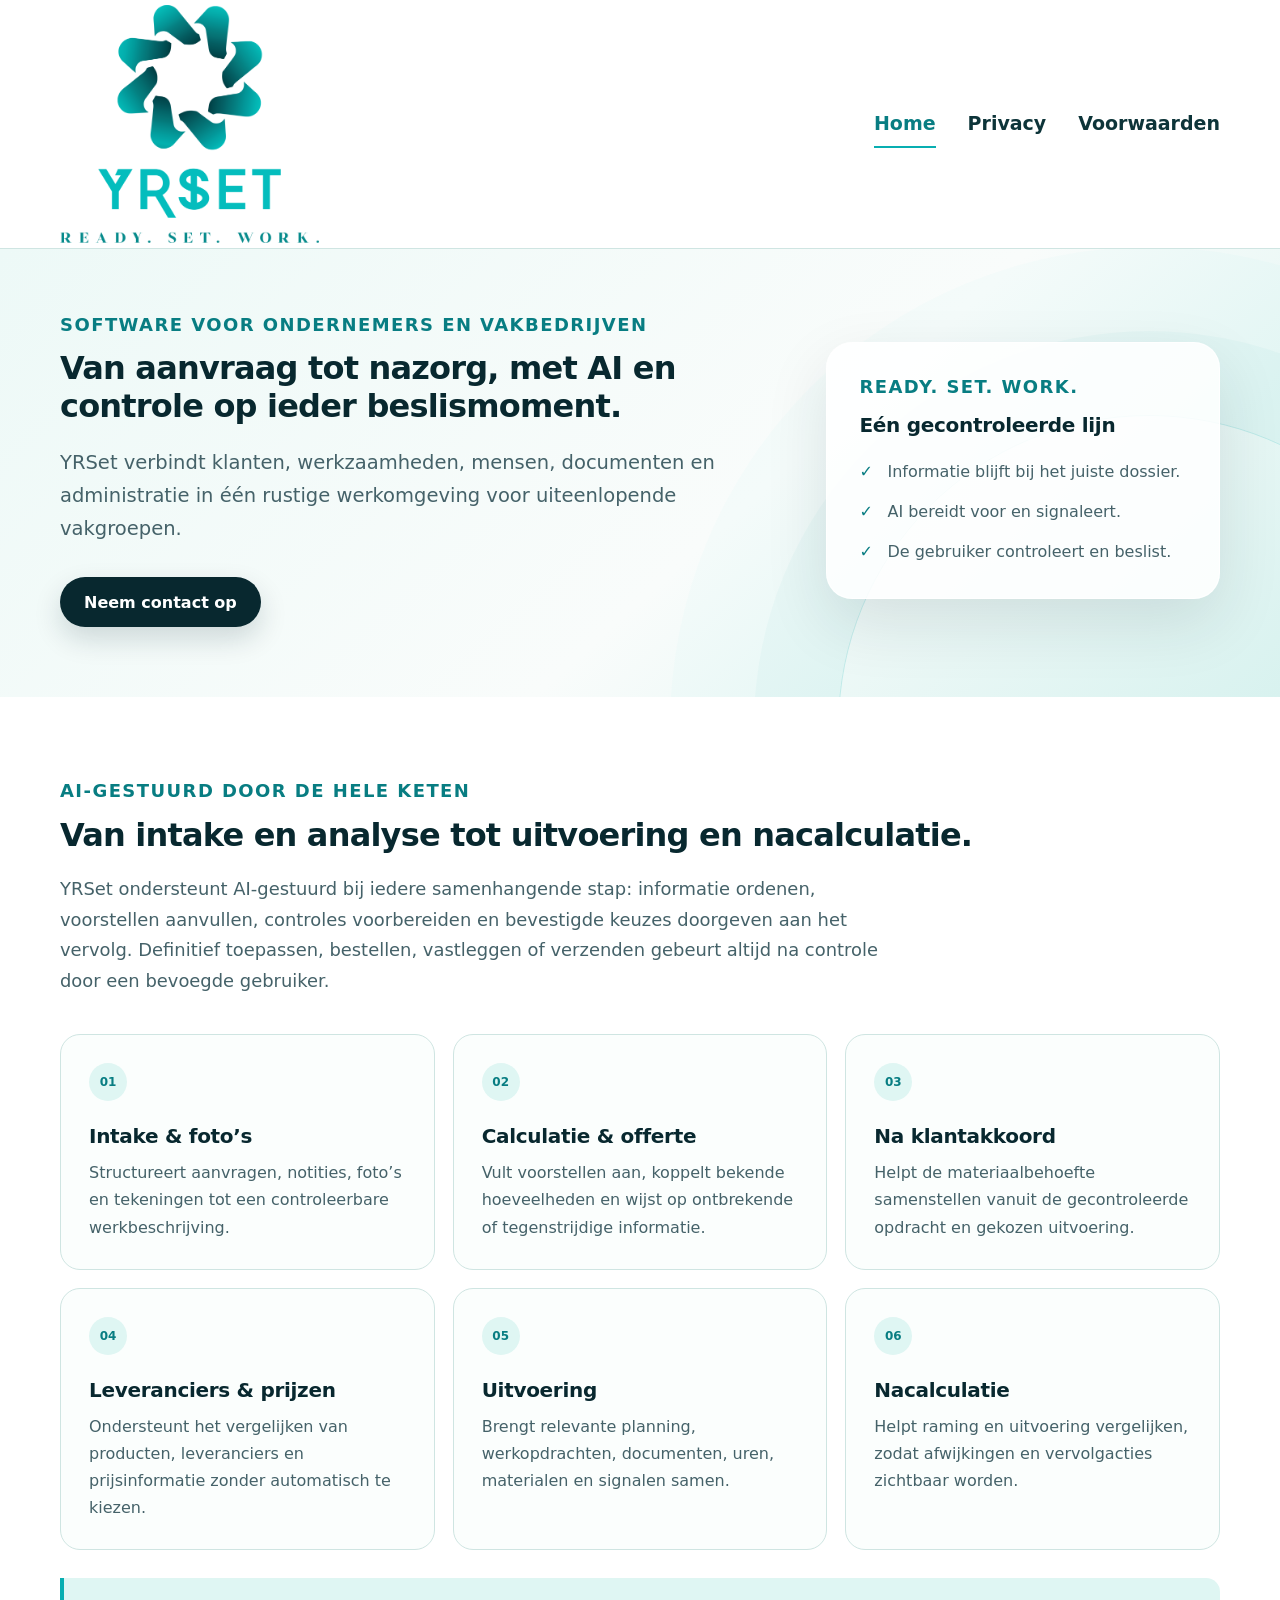
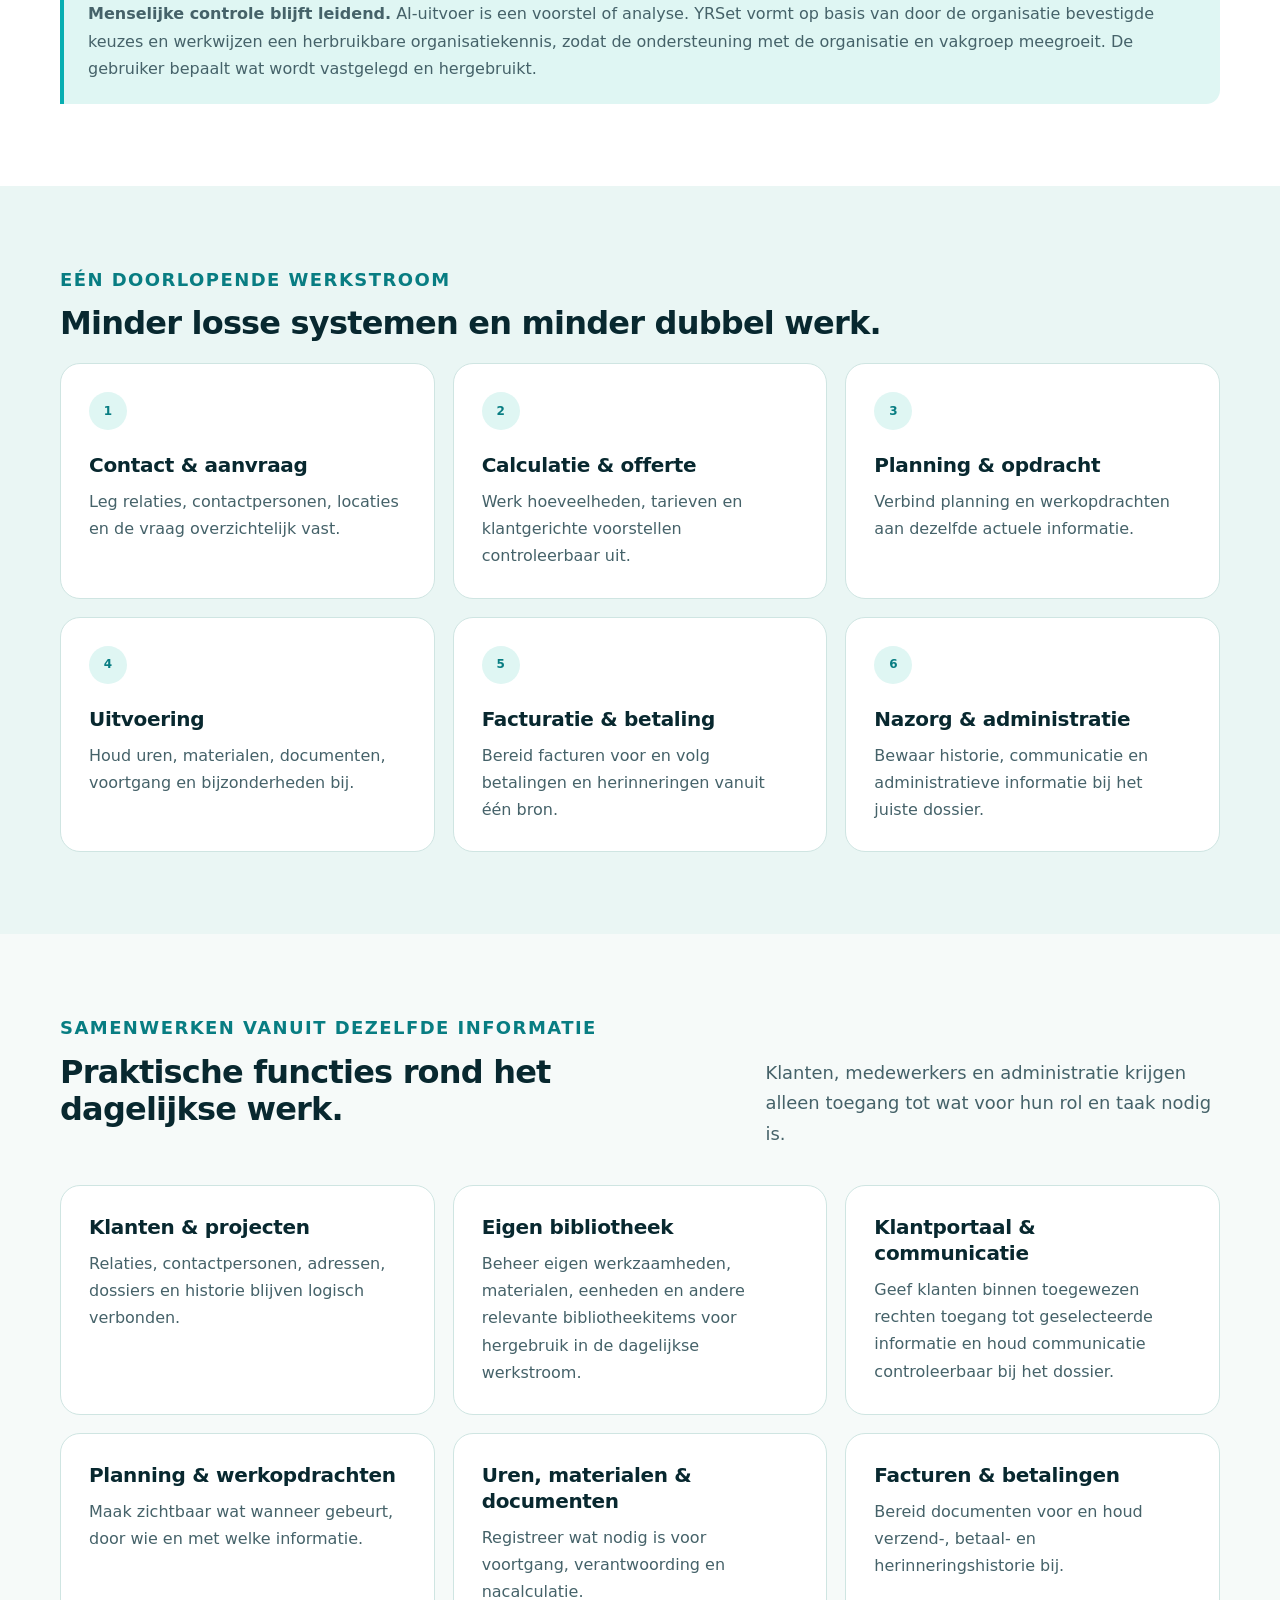
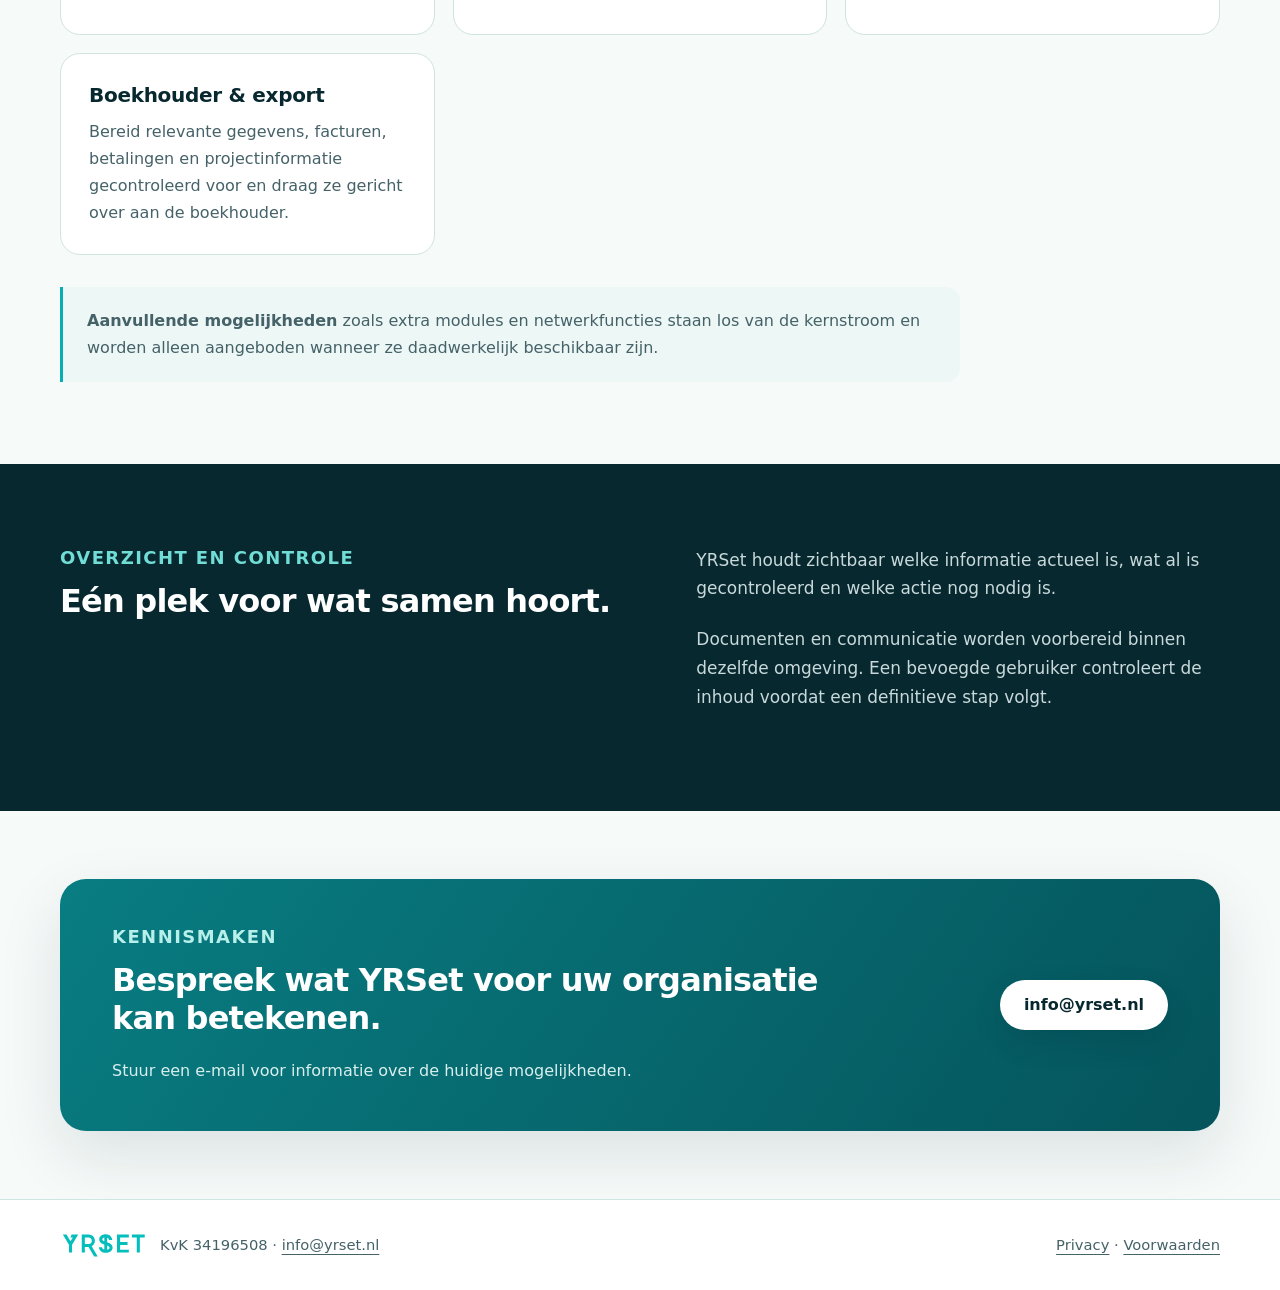
<file: index.html>
<!doctype html>
<html lang="nl">
<head>
  <meta charset="utf-8">
  <meta name="viewport" content="width=device-width, initial-scale=1">
  <meta name="description" content="YRSet brengt aanvragen, calculatie, planning, uitvoering, administratie en AI-ondersteuning samen in één gecontroleerde werkomgeving.">
  <title>YRSet · Ready. Set. Work.</title>
  <link rel="stylesheet" href="style.css?v=20260929-8">
</head>
<body>
  <a class="skip-link" href="#inhoud">Naar de inhoud</a>
  <header class="site-header">
    <div class="shell nav-wrap">
      <a class="brand" href="./" aria-label="YRSet home">
        <img src="yrset-logo.png?v=20260929-6" alt="YRSet — Ready. Set. Work.">
      </a>
      <nav aria-label="Hoofdnavigatie">
        <a aria-current="page" href="./">Home</a>
        <a href="privacy/">Privacy</a>
        <a href="voorwaarden/">Voorwaarden</a>
      </nav>
    </div>
  </header>

  <main id="inhoud">
    <section class="hero">
      <div class="shell hero-layout">
        <div class="hero-copy">
          <p class="eyebrow">Software voor ondernemers en vakbedrijven</p>
          <h1>Van aanvraag tot nazorg, met AI en controle op ieder beslismoment.</h1>
          <p class="lead">YRSet verbindt klanten, werkzaamheden, mensen, documenten en administratie in één rustige werkomgeving voor uiteenlopende vakgroepen.</p>
          <a class="button" href="mailto:info@yrset.nl">Neem contact op</a>
        </div>
        <aside class="hero-panel" aria-label="Kern van YRSet">
          <p class="eyebrow">Ready. Set. Work.</p>
          <h2>Eén gecontroleerde lijn</h2>
          <ul class="check-list">
            <li>Informatie blijft bij het juiste dossier.</li>
            <li>AI bereidt voor en signaleert.</li>
            <li>De gebruiker controleert en beslist.</li>
          </ul>
        </aside>
      </div>
    </section>

    <section class="section ai-section" aria-labelledby="ai-kern">
      <div class="shell">
        <p class="eyebrow">AI-gestuurd door de hele keten</p>
        <h2 id="ai-kern">Van intake en analyse tot uitvoering en nacalculatie.</h2>
        <p class="section-intro">YRSet ondersteunt AI-gestuurd bij iedere samenhangende stap: informatie ordenen, voorstellen aanvullen, controles voorbereiden en bevestigde keuzes doorgeven aan het vervolg. Definitief toepassen, bestellen, vastleggen of verzenden gebeurt altijd na controle door een bevoegde gebruiker.</p>
        <div class="ai-flow" role="list">
          <article role="listitem"><span>01</span><h3>Intake &amp; foto’s</h3><p>Structureert aanvragen, notities, foto’s en tekeningen tot een controleerbare werkbeschrijving.</p></article>
          <article role="listitem"><span>02</span><h3>Calculatie &amp; offerte</h3><p>Vult voorstellen aan, koppelt bekende hoeveelheden en wijst op ontbrekende of tegenstrijdige informatie.</p></article>
          <article role="listitem"><span>03</span><h3>Na klantakkoord</h3><p>Helpt de materiaalbehoefte samenstellen vanuit de gecontroleerde opdracht en gekozen uitvoering.</p></article>
          <article role="listitem"><span>04</span><h3>Leveranciers &amp; prijzen</h3><p>Ondersteunt het vergelijken van producten, leveranciers en prijsinformatie zonder automatisch te kiezen.</p></article>
          <article role="listitem"><span>05</span><h3>Uitvoering</h3><p>Brengt relevante planning, werkopdrachten, documenten, uren, materialen en signalen samen.</p></article>
          <article role="listitem"><span>06</span><h3>Nacalculatie</h3><p>Helpt raming en uitvoering vergelijken, zodat afwijkingen en vervolgacties zichtbaar worden.</p></article>
        </div>
        <div class="control-note"><strong>Menselijke controle blijft leidend.</strong> AI-uitvoer is een voorstel of analyse. YRSet vormt op basis van door de organisatie bevestigde keuzes en werkwijzen een herbruikbare organisatiekennis, zodat de ondersteuning met de organisatie en vakgroep meegroeit. De gebruiker bepaalt wat wordt vastgelegd en hergebruikt.</div>
      </div>
    </section>

    <section class="section section-soft" aria-labelledby="werkstroom">
      <div class="shell">
        <p class="eyebrow">Eén doorlopende werkstroom</p>
        <h2 id="werkstroom">Minder losse systemen en minder dubbel werk.</h2>
        <div class="journey" role="list">
          <article role="listitem"><span>1</span><h3>Contact &amp; aanvraag</h3><p>Leg relaties, contactpersonen, locaties en de vraag overzichtelijk vast.</p></article>
          <article role="listitem"><span>2</span><h3>Calculatie &amp; offerte</h3><p>Werk hoeveelheden, tarieven en klantgerichte voorstellen controleerbaar uit.</p></article>
          <article role="listitem"><span>3</span><h3>Planning &amp; opdracht</h3><p>Verbind planning en werkopdrachten aan dezelfde actuele informatie.</p></article>
          <article role="listitem"><span>4</span><h3>Uitvoering</h3><p>Houd uren, materialen, documenten, voortgang en bijzonderheden bij.</p></article>
          <article role="listitem"><span>5</span><h3>Facturatie &amp; betaling</h3><p>Bereid facturen voor en volg betalingen en herinneringen vanuit één bron.</p></article>
          <article role="listitem"><span>6</span><h3>Nazorg &amp; administratie</h3><p>Bewaar historie, communicatie en administratieve informatie bij het juiste dossier.</p></article>
        </div>
      </div>
    </section>

    <section class="section" aria-labelledby="mogelijkheden">
      <div class="shell split-heading">
        <div>
          <p class="eyebrow">Samenwerken vanuit dezelfde informatie</p>
          <h2 id="mogelijkheden">Praktische functies rond het dagelijkse werk.</h2>
        </div>
        <p class="section-intro">Klanten, medewerkers en administratie krijgen alleen toegang tot wat voor hun rol en taak nodig is.</p>
      </div>
      <div class="shell feature-grid">
        <article class="feature-card"><h3>Klanten &amp; projecten</h3><p>Relaties, contactpersonen, adressen, dossiers en historie blijven logisch verbonden.</p></article>
        <article class="feature-card"><h3>Eigen bibliotheek</h3><p>Beheer eigen werkzaamheden, materialen, eenheden en andere relevante bibliotheekitems voor hergebruik in de dagelijkse werkstroom.</p></article>
        <article class="feature-card"><h3>Klantportaal &amp; communicatie</h3><p>Geef klanten binnen toegewezen rechten toegang tot geselecteerde informatie en houd communicatie controleerbaar bij het dossier.</p></article>
        <article class="feature-card"><h3>Planning &amp; werkopdrachten</h3><p>Maak zichtbaar wat wanneer gebeurt, door wie en met welke informatie.</p></article>
        <article class="feature-card"><h3>Uren, materialen &amp; documenten</h3><p>Registreer wat nodig is voor voortgang, verantwoording en nacalculatie.</p></article>
        <article class="feature-card"><h3>Facturen &amp; betalingen</h3><p>Bereid documenten voor en houd verzend-, betaal- en herinneringshistorie bij.</p></article>
        <article class="feature-card"><h3>Boekhouder &amp; export</h3><p>Bereid relevante gegevens, facturen, betalingen en projectinformatie gecontroleerd voor en draag ze gericht over aan de boekhouder.</p></article>
      </div>
      <div class="shell"><p class="extension-note"><strong>Aanvullende mogelijkheden</strong> zoals extra modules en netwerkfuncties staan los van de kernstroom en worden alleen aangeboden wanneer ze daadwerkelijk beschikbaar zijn.</p></div>
    </section>

    <section class="section benefit-section" aria-labelledby="controle">
      <div class="shell benefit-layout">
        <div><p class="eyebrow">Overzicht en controle</p><h2 id="controle">Eén plek voor wat samen hoort.</h2></div>
        <div class="benefit-copy"><p>YRSet houdt zichtbaar welke informatie actueel is, wat al is gecontroleerd en welke actie nog nodig is.</p><p>Documenten en communicatie worden voorbereid binnen dezelfde omgeving. Een bevoegde gebruiker controleert de inhoud voordat een definitieve stap volgt.</p></div>
      </div>
    </section>

    <section class="section cta-section" aria-labelledby="contact">
      <div class="shell cta-card">
        <div><p class="eyebrow">Kennismaken</p><h2 id="contact">Bespreek wat YRSet voor uw organisatie kan betekenen.</h2><p>Stuur een e-mail voor informatie over de huidige mogelijkheden.</p></div>
        <a class="button button-light" href="mailto:info@yrset.nl">info@yrset.nl</a>
      </div>
    </section>
  </main>

  <footer><div class="shell footer-wrap"><p class="footer-brandline"><svg class="footer-wordmark" viewBox="390 440 500 150" role="img" aria-label="YRSet"><image href="yrset-wordmark.svg?v=20260929-8" width="1280" height="1024"></image></svg><span>KvK 34196508 · <a href="mailto:info@yrset.nl">info@yrset.nl</a></span></p><p><a href="privacy/">Privacy</a> · <a href="voorwaarden/">Voorwaarden</a></p></div></footer>
</body>
</html>
</file>
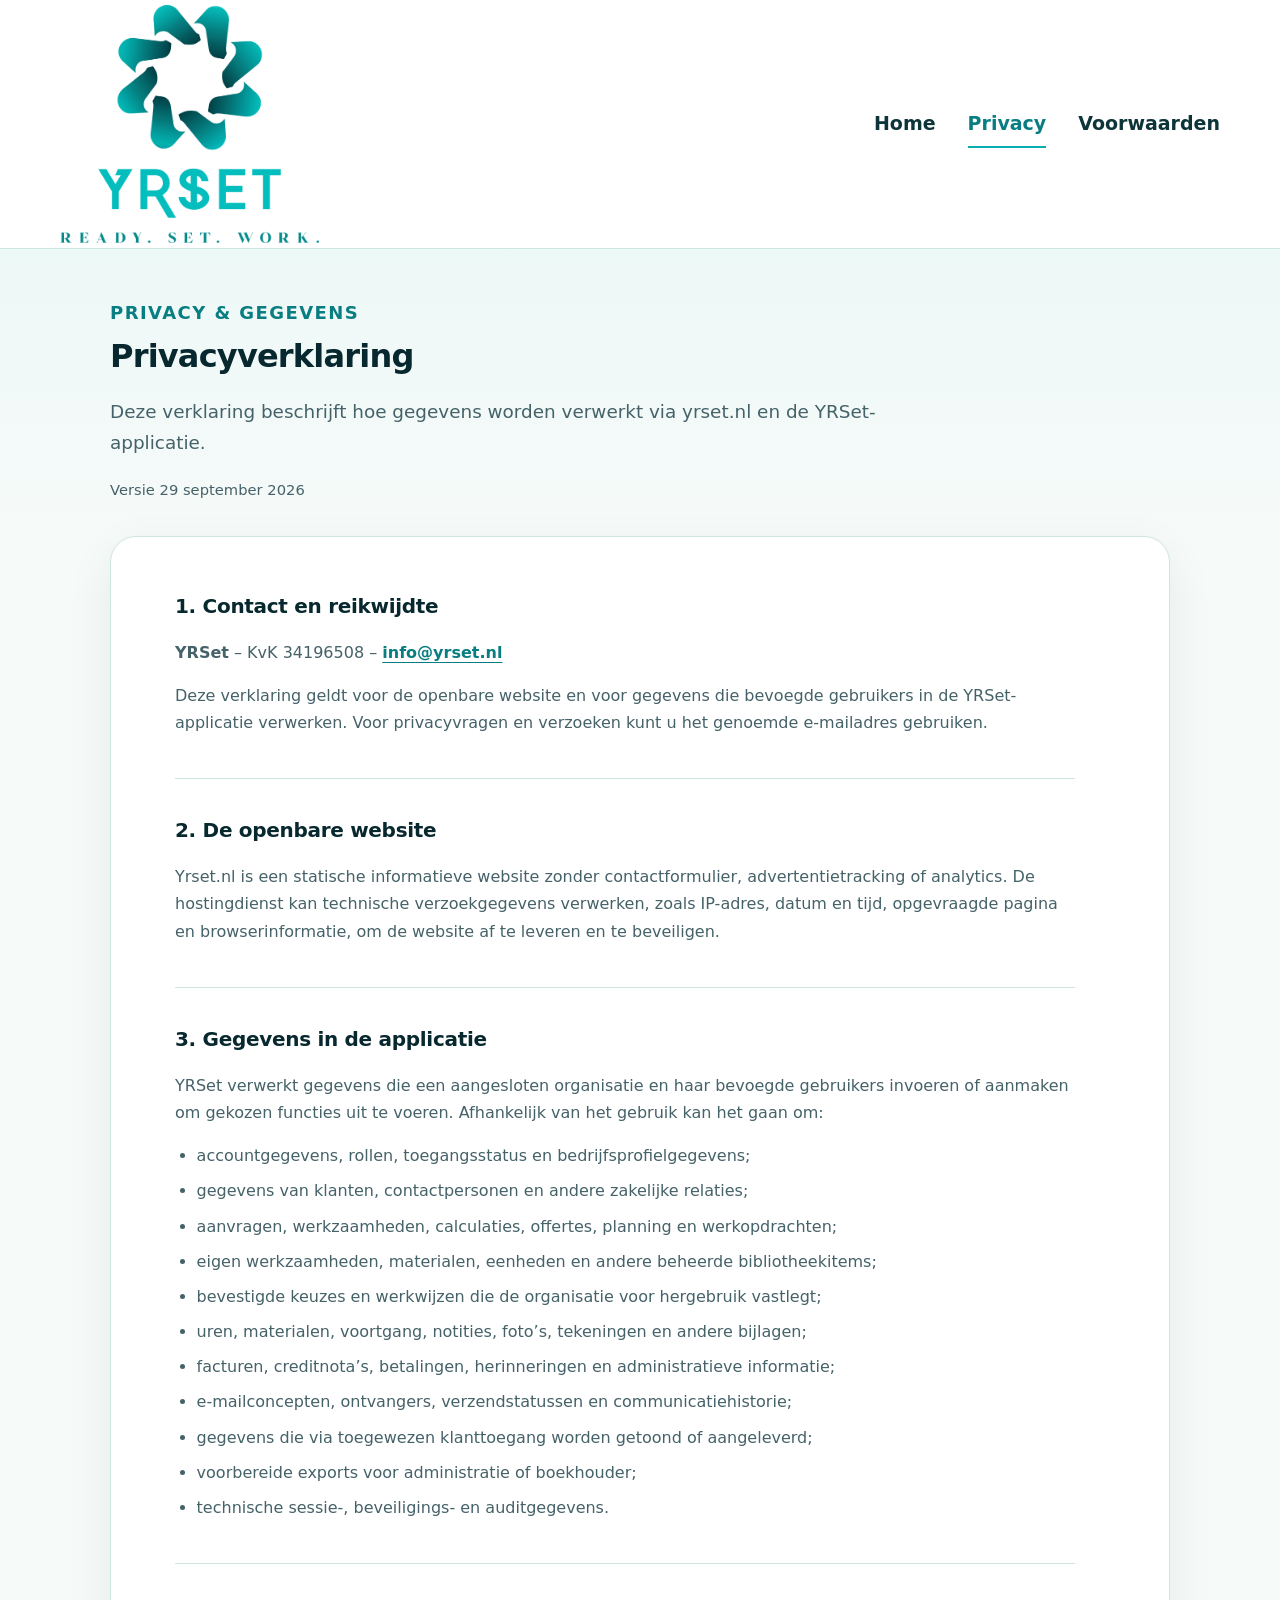
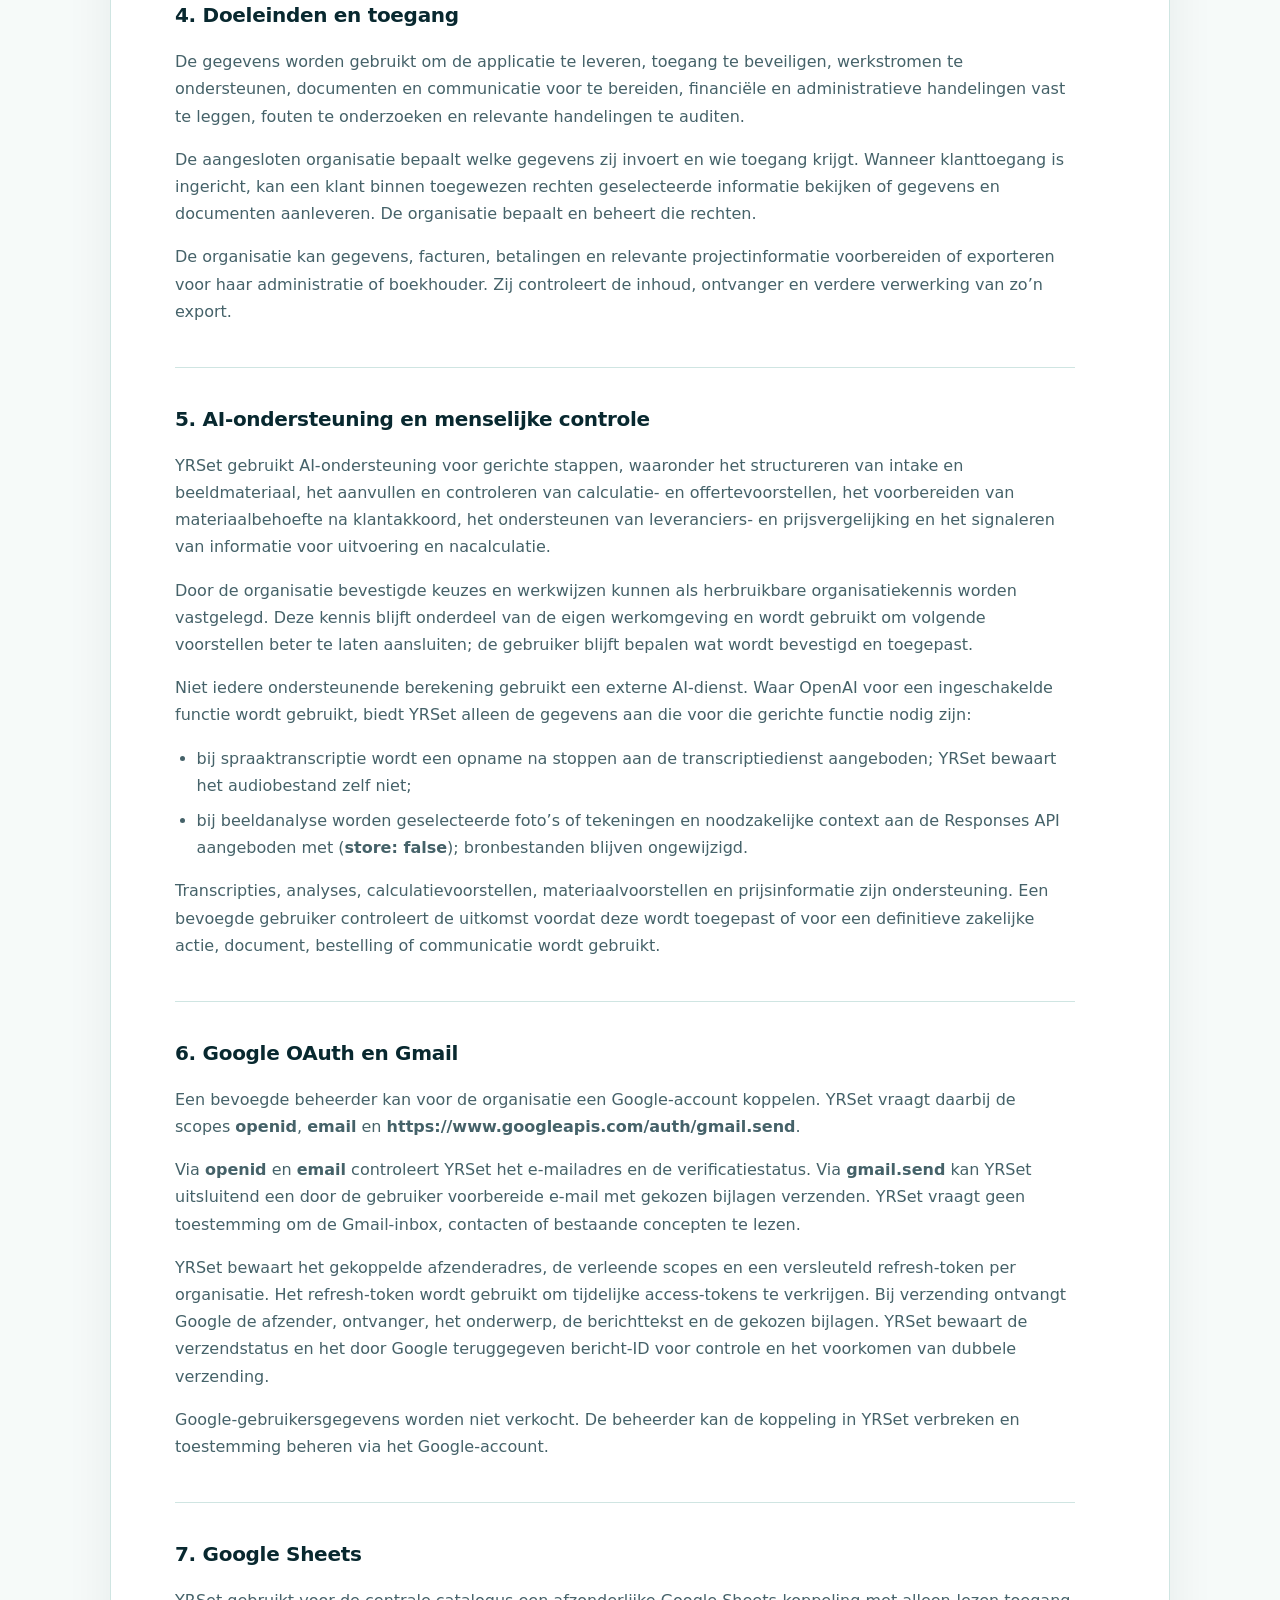
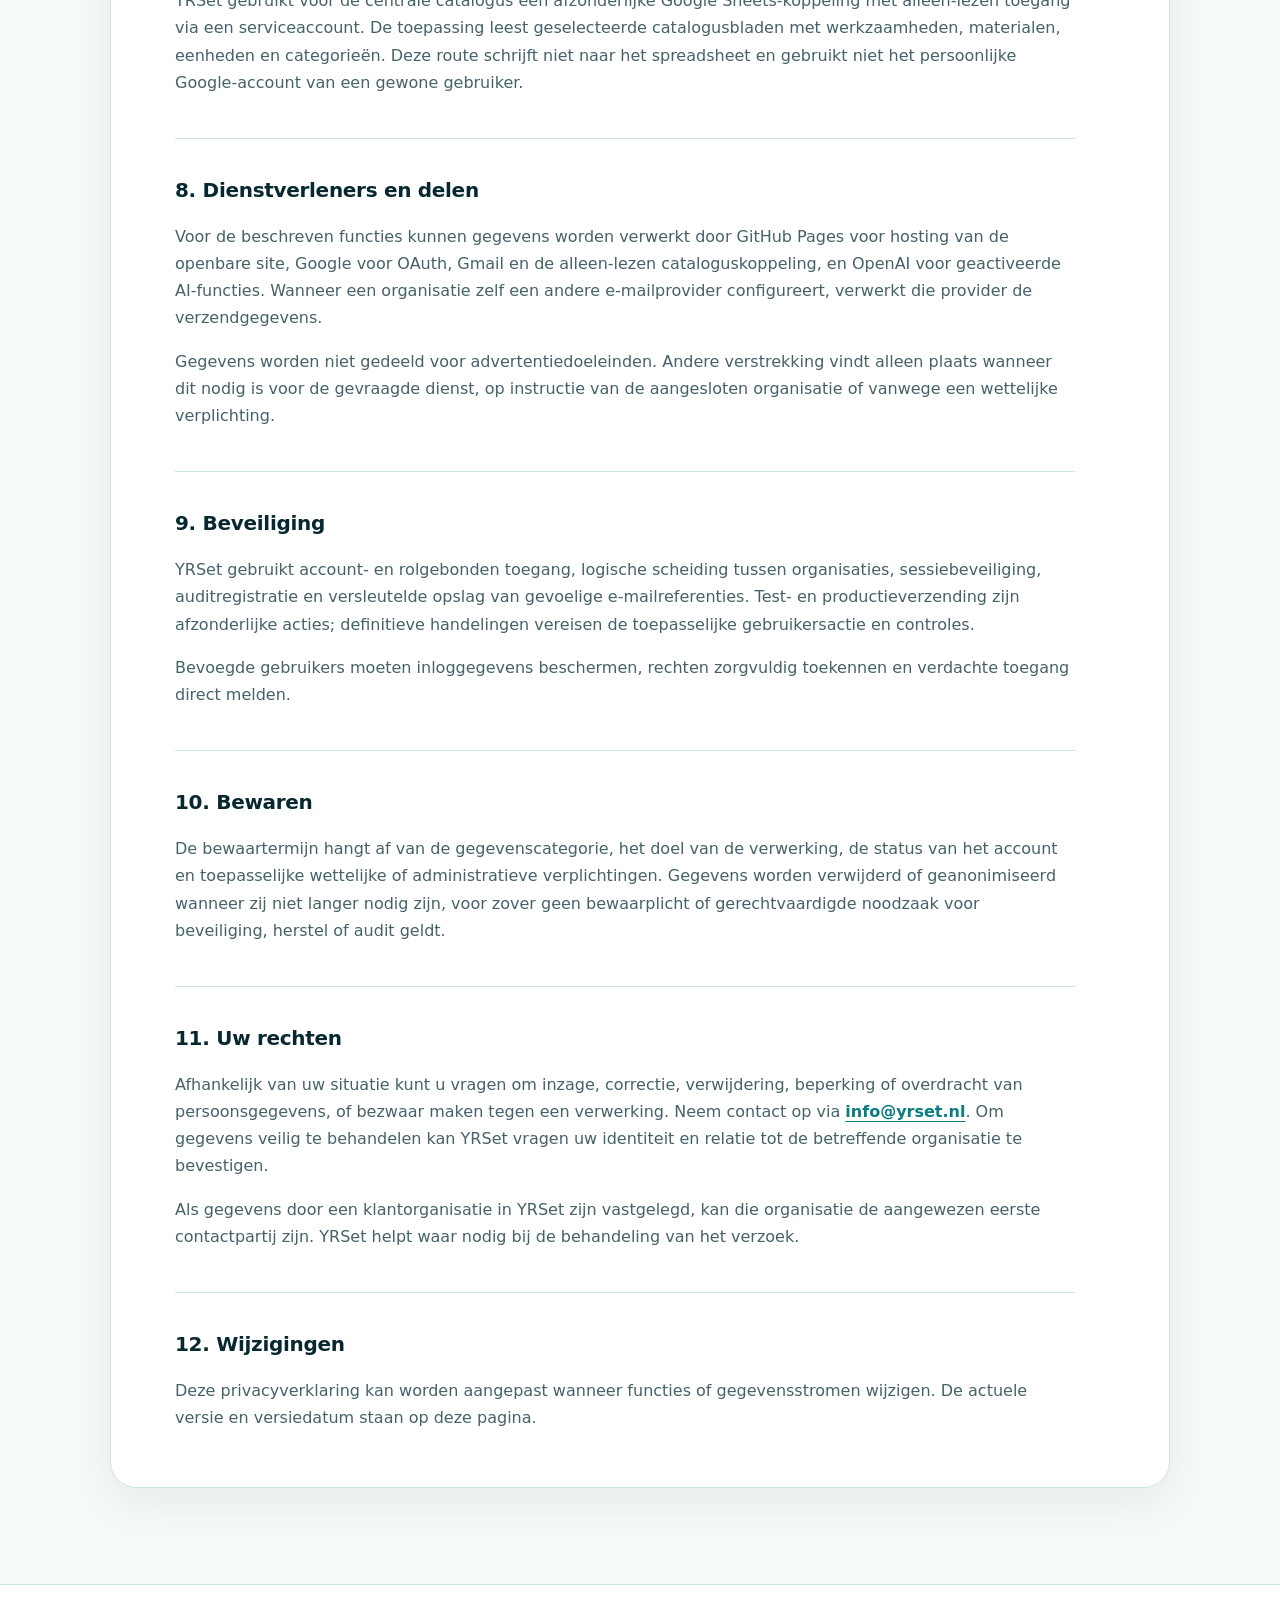
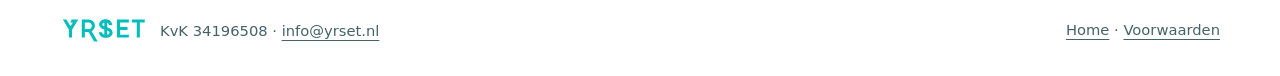
<file: privacy/index.html>
<!doctype html>
<html lang="nl">
<head>
  <meta charset="utf-8">
  <meta name="viewport" content="width=device-width, initial-scale=1">
  <meta name="description" content="Privacyverklaring voor de website en applicatie van YRSet.">
  <title>Privacyverklaring · YRSet</title>
  <link rel="stylesheet" href="../style.css?v=20260929-8">
</head>
<body>
  <a class="skip-link" href="#inhoud">Naar de inhoud</a>
  <header class="site-header"><div class="shell nav-wrap"><a class="brand" href="../" aria-label="YRSet home"><img src="../yrset-logo.png?v=20260929-6" alt="YRSet — Ready. Set. Work."></a><nav aria-label="Hoofdnavigatie"><a href="../">Home</a><a aria-current="page" href="./">Privacy</a><a href="../voorwaarden/">Voorwaarden</a></nav></div></header>

  <main id="inhoud" class="document-main">
    <header class="document-hero"><div class="content-shell"><p class="eyebrow">Privacy &amp; gegevens</p><h1>Privacyverklaring</h1><p class="document-lead">Deze verklaring beschrijft hoe gegevens worden verwerkt via yrset.nl en de YRSet-applicatie.</p><p class="document-meta">Versie 29 september 2026</p></div></header>
    <article class="content-shell document-card">
      <section><h2>1. Contact en reikwijdte</h2><p><strong>YRSet</strong> – KvK 34196508 – <a href="mailto:info@yrset.nl">info@yrset.nl</a></p><p>Deze verklaring geldt voor de openbare website en voor gegevens die bevoegde gebruikers in de YRSet-applicatie verwerken. Voor privacyvragen en verzoeken kunt u het genoemde e-mailadres gebruiken.</p></section>

      <section><h2>2. De openbare website</h2><p>Yrset.nl is een statische informatieve website zonder contactformulier, advertentietracking of analytics. De hostingdienst kan technische verzoekgegevens verwerken, zoals IP-adres, datum en tijd, opgevraagde pagina en browserinformatie, om de website af te leveren en te beveiligen.</p></section>

      <section><h2>3. Gegevens in de applicatie</h2><p>YRSet verwerkt gegevens die een aangesloten organisatie en haar bevoegde gebruikers invoeren of aanmaken om gekozen functies uit te voeren. Afhankelijk van het gebruik kan het gaan om:</p><ul><li>accountgegevens, rollen, toegangsstatus en bedrijfsprofielgegevens;</li><li>gegevens van klanten, contactpersonen en andere zakelijke relaties;</li><li>aanvragen, werkzaamheden, calculaties, offertes, planning en werkopdrachten;</li><li>eigen werkzaamheden, materialen, eenheden en andere beheerde bibliotheekitems;</li><li>bevestigde keuzes en werkwijzen die de organisatie voor hergebruik vastlegt;</li><li>uren, materialen, voortgang, notities, foto’s, tekeningen en andere bijlagen;</li><li>facturen, creditnota’s, betalingen, herinneringen en administratieve informatie;</li><li>e-mailconcepten, ontvangers, verzendstatussen en communicatiehistorie;</li><li>gegevens die via toegewezen klanttoegang worden getoond of aangeleverd;</li><li>voorbereide exports voor administratie of boekhouder;</li><li>technische sessie-, beveiligings- en auditgegevens.</li></ul></section>

      <section><h2>4. Doeleinden en toegang</h2><p>De gegevens worden gebruikt om de applicatie te leveren, toegang te beveiligen, werkstromen te ondersteunen, documenten en communicatie voor te bereiden, financiële en administratieve handelingen vast te leggen, fouten te onderzoeken en relevante handelingen te auditen.</p><p>De aangesloten organisatie bepaalt welke gegevens zij invoert en wie toegang krijgt. Wanneer klanttoegang is ingericht, kan een klant binnen toegewezen rechten geselecteerde informatie bekijken of gegevens en documenten aanleveren. De organisatie bepaalt en beheert die rechten.</p><p>De organisatie kan gegevens, facturen, betalingen en relevante projectinformatie voorbereiden of exporteren voor haar administratie of boekhouder. Zij controleert de inhoud, ontvanger en verdere verwerking van zo’n export.</p></section>

      <section><h2>5. AI-ondersteuning en menselijke controle</h2><p>YRSet gebruikt AI-ondersteuning voor gerichte stappen, waaronder het structureren van intake en beeldmateriaal, het aanvullen en controleren van calculatie- en offertevoorstellen, het voorbereiden van materiaalbehoefte na klantakkoord, het ondersteunen van leveranciers- en prijsvergelijking en het signaleren van informatie voor uitvoering en nacalculatie.</p><p>Door de organisatie bevestigde keuzes en werkwijzen kunnen als herbruikbare organisatiekennis worden vastgelegd. Deze kennis blijft onderdeel van de eigen werkomgeving en wordt gebruikt om volgende voorstellen beter te laten aansluiten; de gebruiker blijft bepalen wat wordt bevestigd en toegepast.</p><p>Niet iedere ondersteunende berekening gebruikt een externe AI-dienst. Waar OpenAI voor een ingeschakelde functie wordt gebruikt, biedt YRSet alleen de gegevens aan die voor die gerichte functie nodig zijn:</p><ul><li>bij spraaktranscriptie wordt een opname na stoppen aan de transcriptiedienst aangeboden; YRSet bewaart het audiobestand zelf niet;</li><li>bij beeldanalyse worden geselecteerde foto’s of tekeningen en noodzakelijke context aan de Responses API aangeboden met (<strong>store: false</strong>); bronbestanden blijven ongewijzigd.</li></ul><p>Transcripties, analyses, calculatievoorstellen, materiaalvoorstellen en prijsinformatie zijn ondersteuning. Een bevoegde gebruiker controleert de uitkomst voordat deze wordt toegepast of voor een definitieve zakelijke actie, document, bestelling of communicatie wordt gebruikt.</p></section>

      <section><h2>6. Google OAuth en Gmail</h2><p>Een bevoegde beheerder kan voor de organisatie een Google-account koppelen. YRSet vraagt daarbij de scopes <strong>openid</strong>, <strong>email</strong> en <strong>https://www.googleapis.com/auth/gmail.send</strong>.</p><p>Via <strong>openid</strong> en <strong>email</strong> controleert YRSet het e-mailadres en de verificatiestatus. Via <strong>gmail.send</strong> kan YRSet uitsluitend een door de gebruiker voorbereide e-mail met gekozen bijlagen verzenden. YRSet vraagt geen toestemming om de Gmail-inbox, contacten of bestaande concepten te lezen.</p><p>YRSet bewaart het gekoppelde afzenderadres, de verleende scopes en een versleuteld refresh-token per organisatie. Het refresh-token wordt gebruikt om tijdelijke access-tokens te verkrijgen. Bij verzending ontvangt Google de afzender, ontvanger, het onderwerp, de berichttekst en de gekozen bijlagen. YRSet bewaart de verzendstatus en het door Google teruggegeven bericht-ID voor controle en het voorkomen van dubbele verzending.</p><p>Google-gebruikersgegevens worden niet verkocht. De beheerder kan de koppeling in YRSet verbreken en toestemming beheren via het Google-account.</p></section>

      <section><h2>7. Google Sheets</h2><p>YRSet gebruikt voor de centrale catalogus een afzonderlijke Google Sheets-koppeling met alleen-lezen toegang via een serviceaccount. De toepassing leest geselecteerde catalogusbladen met werkzaamheden, materialen, eenheden en categorieën. Deze route schrijft niet naar het spreadsheet en gebruikt niet het persoonlijke Google-account van een gewone gebruiker.</p></section>

      <section><h2>8. Dienstverleners en delen</h2><p>Voor de beschreven functies kunnen gegevens worden verwerkt door GitHub Pages voor hosting van de openbare site, Google voor OAuth, Gmail en de alleen-lezen cataloguskoppeling, en OpenAI voor geactiveerde AI-functies. Wanneer een organisatie zelf een andere e-mailprovider configureert, verwerkt die provider de verzendgegevens.</p><p>Gegevens worden niet gedeeld voor advertentiedoeleinden. Andere verstrekking vindt alleen plaats wanneer dit nodig is voor de gevraagde dienst, op instructie van de aangesloten organisatie of vanwege een wettelijke verplichting.</p></section>

      <section><h2>9. Beveiliging</h2><p>YRSet gebruikt account- en rolgebonden toegang, logische scheiding tussen organisaties, sessiebeveiliging, auditregistratie en versleutelde opslag van gevoelige e-mailreferenties. Test- en productieverzending zijn afzonderlijke acties; definitieve handelingen vereisen de toepasselijke gebruikersactie en controles.</p><p>Bevoegde gebruikers moeten inloggegevens beschermen, rechten zorgvuldig toekennen en verdachte toegang direct melden.</p></section>

      <section><h2>10. Bewaren</h2><p>De bewaartermijn hangt af van de gegevenscategorie, het doel van de verwerking, de status van het account en toepasselijke wettelijke of administratieve verplichtingen. Gegevens worden verwijderd of geanonimiseerd wanneer zij niet langer nodig zijn, voor zover geen bewaarplicht of gerechtvaardigde noodzaak voor beveiliging, herstel of audit geldt.</p></section>

      <section><h2>11. Uw rechten</h2><p>Afhankelijk van uw situatie kunt u vragen om inzage, correctie, verwijdering, beperking of overdracht van persoonsgegevens, of bezwaar maken tegen een verwerking. Neem contact op via <a href="mailto:info@yrset.nl">info@yrset.nl</a>. Om gegevens veilig te behandelen kan YRSet vragen uw identiteit en relatie tot de betreffende organisatie te bevestigen.</p><p>Als gegevens door een klantorganisatie in YRSet zijn vastgelegd, kan die organisatie de aangewezen eerste contactpartij zijn. YRSet helpt waar nodig bij de behandeling van het verzoek.</p></section>

      <section><h2>12. Wijzigingen</h2><p>Deze privacyverklaring kan worden aangepast wanneer functies of gegevensstromen wijzigen. De actuele versie en versiedatum staan op deze pagina.</p></section>
    </article>
  </main>
  <footer><div class="shell footer-wrap"><p class="footer-brandline"><svg class="footer-wordmark" viewBox="390 440 500 150" role="img" aria-label="YRSet"><image href="../yrset-wordmark.svg?v=20260929-8" width="1280" height="1024"></image></svg><span>KvK 34196508 · <a href="mailto:info@yrset.nl">info@yrset.nl</a></span></p><p><a href="../">Home</a> · <a href="../voorwaarden/">Voorwaarden</a></p></div></footer>
</body>
</html>
</file>
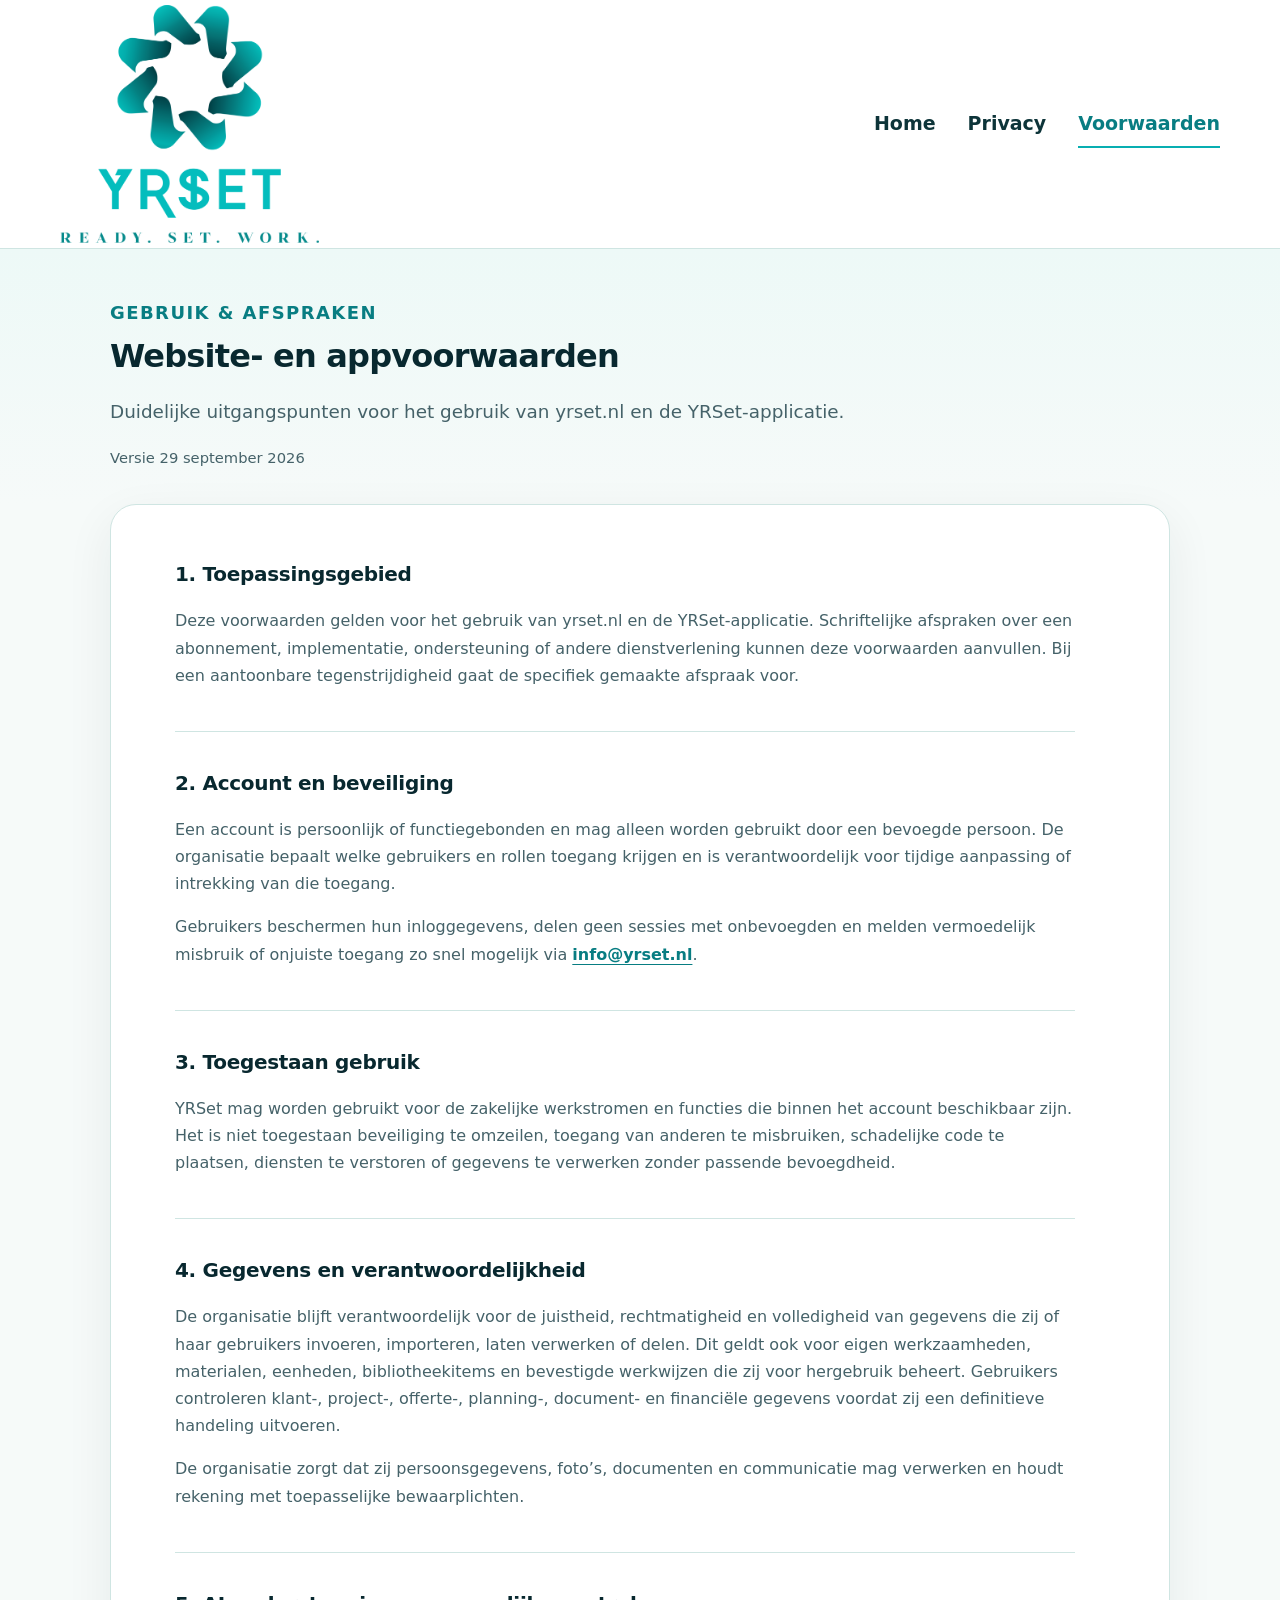
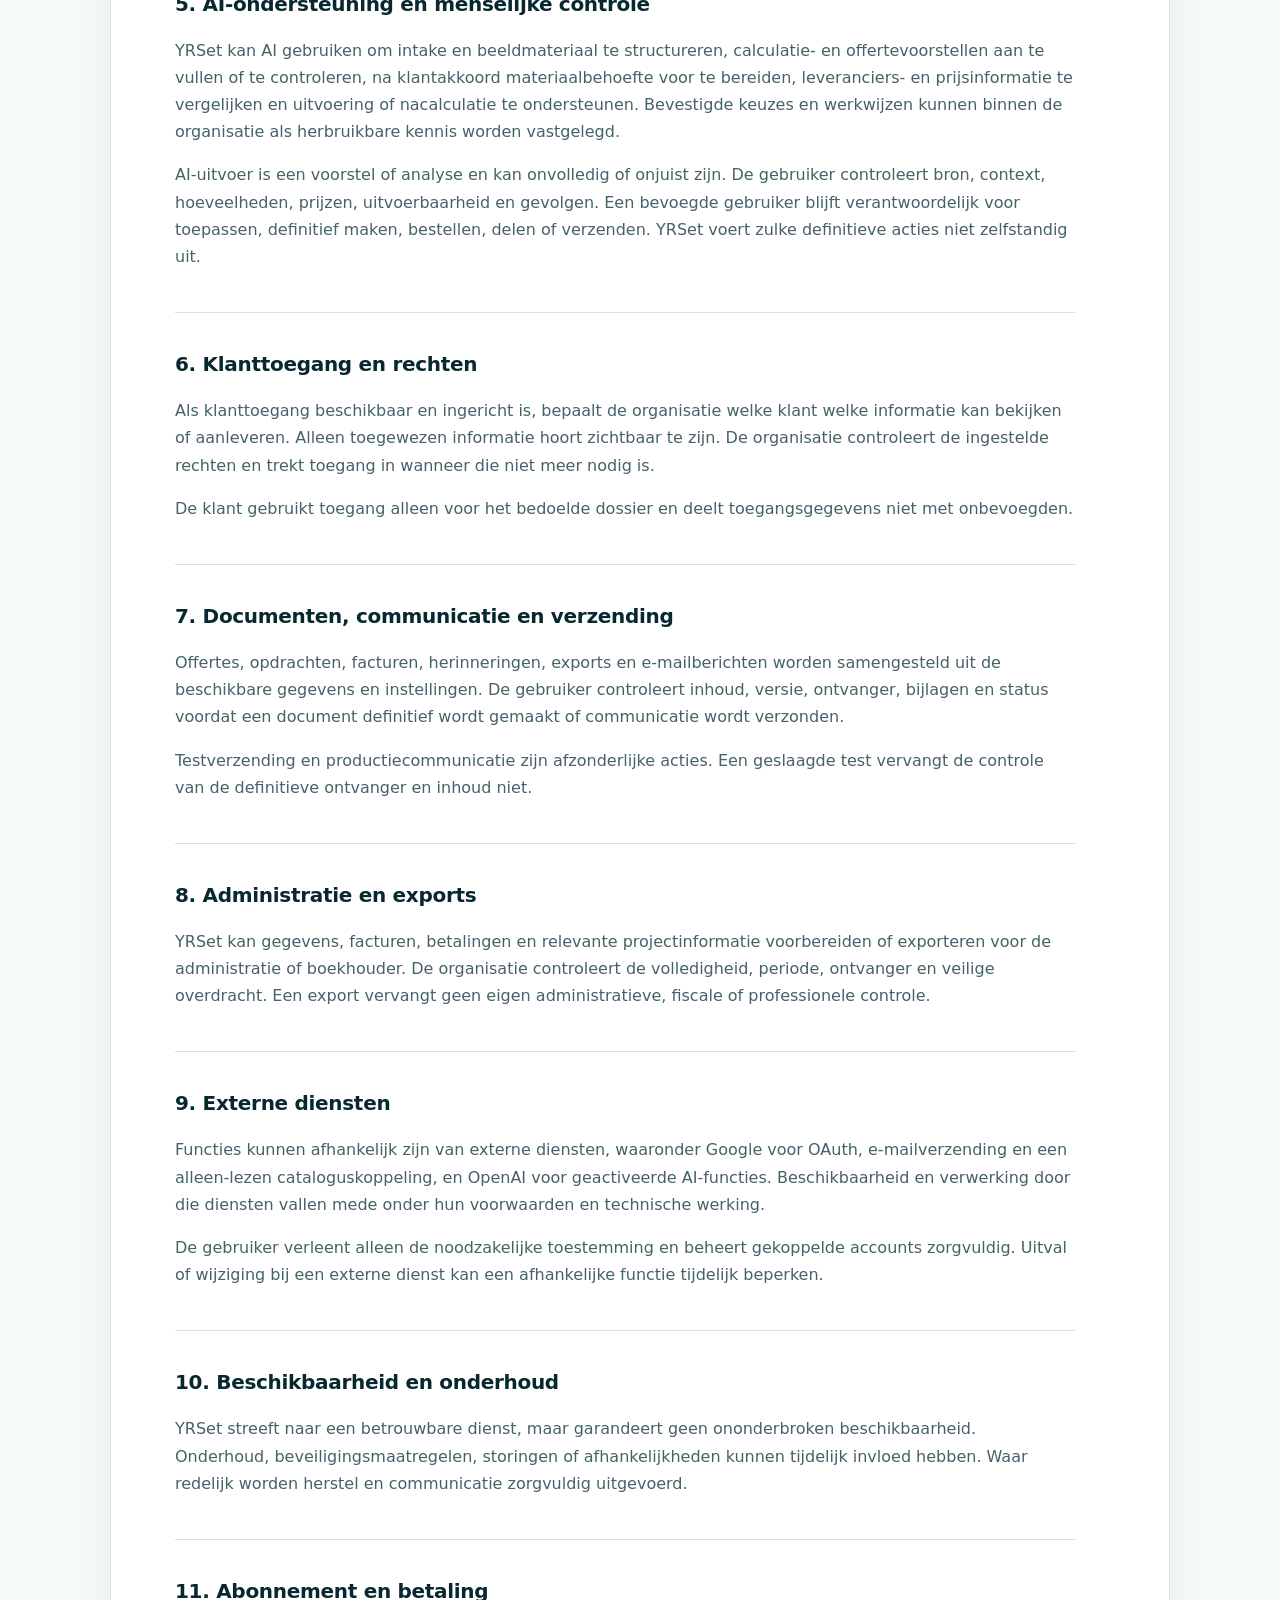
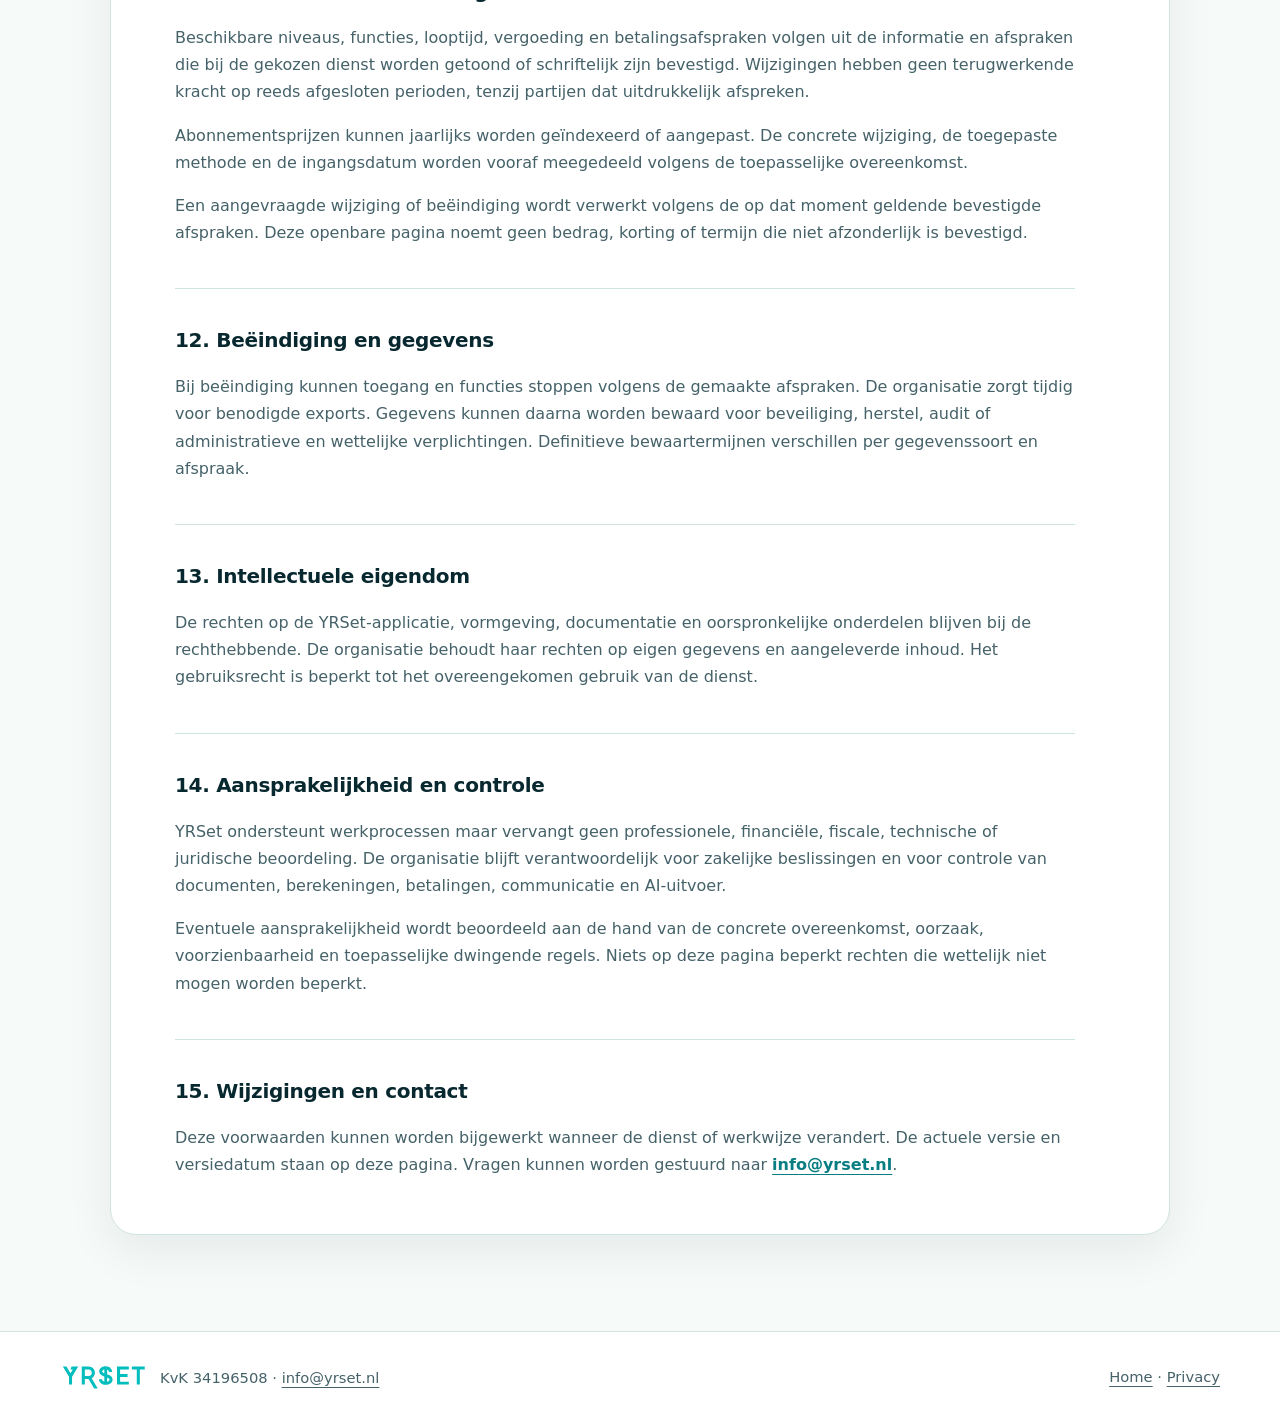
<file: voorwaarden/index.html>
<!doctype html>
<html lang="nl">
<head>
  <meta charset="utf-8">
  <meta name="viewport" content="width=device-width, initial-scale=1">
  <meta name="description" content="Voorwaarden voor de website en applicatie van YRSet.">
  <title>Website- en appvoorwaarden · YRSet</title>
  <link rel="stylesheet" href="../style.css?v=20260929-8">
</head>
<body>
  <a class="skip-link" href="#inhoud">Naar de inhoud</a>
  <header class="site-header"><div class="shell nav-wrap"><a class="brand" href="../" aria-label="YRSet home"><img src="../yrset-logo.png?v=20260929-6" alt="YRSet — Ready. Set. Work."></a><nav aria-label="Hoofdnavigatie"><a href="../">Home</a><a href="../privacy/">Privacy</a><a aria-current="page" href="./">Voorwaarden</a></nav></div></header>

  <main id="inhoud" class="document-main">
    <header class="document-hero"><div class="content-shell"><p class="eyebrow">Gebruik &amp; afspraken</p><h1>Website- en appvoorwaarden</h1><p class="document-lead">Duidelijke uitgangspunten voor het gebruik van yrset.nl en de YRSet-applicatie.</p><p class="document-meta">Versie 29 september 2026</p></div></header>
    <article class="content-shell document-card">
      <section><h2>1. Toepassingsgebied</h2><p>Deze voorwaarden gelden voor het gebruik van yrset.nl en de YRSet-applicatie. Schriftelijke afspraken over een abonnement, implementatie, ondersteuning of andere dienstverlening kunnen deze voorwaarden aanvullen. Bij een aantoonbare tegenstrijdigheid gaat de specifiek gemaakte afspraak voor.</p></section>

      <section><h2>2. Account en beveiliging</h2><p>Een account is persoonlijk of functiegebonden en mag alleen worden gebruikt door een bevoegde persoon. De organisatie bepaalt welke gebruikers en rollen toegang krijgen en is verantwoordelijk voor tijdige aanpassing of intrekking van die toegang.</p><p>Gebruikers beschermen hun inloggegevens, delen geen sessies met onbevoegden en melden vermoedelijk misbruik of onjuiste toegang zo snel mogelijk via <a href="mailto:info@yrset.nl">info@yrset.nl</a>.</p></section>

      <section><h2>3. Toegestaan gebruik</h2><p>YRSet mag worden gebruikt voor de zakelijke werkstromen en functies die binnen het account beschikbaar zijn. Het is niet toegestaan beveiliging te omzeilen, toegang van anderen te misbruiken, schadelijke code te plaatsen, diensten te verstoren of gegevens te verwerken zonder passende bevoegdheid.</p></section>

      <section><h2>4. Gegevens en verantwoordelijkheid</h2><p>De organisatie blijft verantwoordelijk voor de juistheid, rechtmatigheid en volledigheid van gegevens die zij of haar gebruikers invoeren, importeren, laten verwerken of delen. Dit geldt ook voor eigen werkzaamheden, materialen, eenheden, bibliotheekitems en bevestigde werkwijzen die zij voor hergebruik beheert. Gebruikers controleren klant-, project-, offerte-, planning-, document- en financiële gegevens voordat zij een definitieve handeling uitvoeren.</p><p>De organisatie zorgt dat zij persoonsgegevens, foto’s, documenten en communicatie mag verwerken en houdt rekening met toepasselijke bewaarplichten.</p></section>

      <section><h2>5. AI-ondersteuning en menselijke controle</h2><p>YRSet kan AI gebruiken om intake en beeldmateriaal te structureren, calculatie- en offertevoorstellen aan te vullen of te controleren, na klantakkoord materiaalbehoefte voor te bereiden, leveranciers- en prijsinformatie te vergelijken en uitvoering of nacalculatie te ondersteunen. Bevestigde keuzes en werkwijzen kunnen binnen de organisatie als herbruikbare kennis worden vastgelegd.</p><p>AI-uitvoer is een voorstel of analyse en kan onvolledig of onjuist zijn. De gebruiker controleert bron, context, hoeveelheden, prijzen, uitvoerbaarheid en gevolgen. Een bevoegde gebruiker blijft verantwoordelijk voor toepassen, definitief maken, bestellen, delen of verzenden. YRSet voert zulke definitieve acties niet zelfstandig uit.</p></section>

      <section><h2>6. Klanttoegang en rechten</h2><p>Als klanttoegang beschikbaar en ingericht is, bepaalt de organisatie welke klant welke informatie kan bekijken of aanleveren. Alleen toegewezen informatie hoort zichtbaar te zijn. De organisatie controleert de ingestelde rechten en trekt toegang in wanneer die niet meer nodig is.</p><p>De klant gebruikt toegang alleen voor het bedoelde dossier en deelt toegangsgegevens niet met onbevoegden.</p></section>

      <section><h2>7. Documenten, communicatie en verzending</h2><p>Offertes, opdrachten, facturen, herinneringen, exports en e-mailberichten worden samengesteld uit de beschikbare gegevens en instellingen. De gebruiker controleert inhoud, versie, ontvanger, bijlagen en status voordat een document definitief wordt gemaakt of communicatie wordt verzonden.</p><p>Testverzending en productiecommunicatie zijn afzonderlijke acties. Een geslaagde test vervangt de controle van de definitieve ontvanger en inhoud niet.</p></section>

      <section><h2>8. Administratie en exports</h2><p>YRSet kan gegevens, facturen, betalingen en relevante projectinformatie voorbereiden of exporteren voor de administratie of boekhouder. De organisatie controleert de volledigheid, periode, ontvanger en veilige overdracht. Een export vervangt geen eigen administratieve, fiscale of professionele controle.</p></section>

      <section><h2>9. Externe diensten</h2><p>Functies kunnen afhankelijk zijn van externe diensten, waaronder Google voor OAuth, e-mailverzending en een alleen-lezen cataloguskoppeling, en OpenAI voor geactiveerde AI-functies. Beschikbaarheid en verwerking door die diensten vallen mede onder hun voorwaarden en technische werking.</p><p>De gebruiker verleent alleen de noodzakelijke toestemming en beheert gekoppelde accounts zorgvuldig. Uitval of wijziging bij een externe dienst kan een afhankelijke functie tijdelijk beperken.</p></section>

      <section><h2>10. Beschikbaarheid en onderhoud</h2><p>YRSet streeft naar een betrouwbare dienst, maar garandeert geen ononderbroken beschikbaarheid. Onderhoud, beveiligingsmaatregelen, storingen of afhankelijkheden kunnen tijdelijk invloed hebben. Waar redelijk worden herstel en communicatie zorgvuldig uitgevoerd.</p></section>

      <section><h2>11. Abonnement en betaling</h2><p>Beschikbare niveaus, functies, looptijd, vergoeding en betalingsafspraken volgen uit de informatie en afspraken die bij de gekozen dienst worden getoond of schriftelijk zijn bevestigd. Wijzigingen hebben geen terugwerkende kracht op reeds afgesloten perioden, tenzij partijen dat uitdrukkelijk afspreken.</p><p>Abonnementsprijzen kunnen jaarlijks worden geïndexeerd of aangepast. De concrete wijziging, de toegepaste methode en de ingangsdatum worden vooraf meegedeeld volgens de toepasselijke overeenkomst.</p><p>Een aangevraagde wijziging of beëindiging wordt verwerkt volgens de op dat moment geldende bevestigde afspraken. Deze openbare pagina noemt geen bedrag, korting of termijn die niet afzonderlijk is bevestigd.</p></section>

      <section><h2>12. Beëindiging en gegevens</h2><p>Bij beëindiging kunnen toegang en functies stoppen volgens de gemaakte afspraken. De organisatie zorgt tijdig voor benodigde exports. Gegevens kunnen daarna worden bewaard voor beveiliging, herstel, audit of administratieve en wettelijke verplichtingen. Definitieve bewaartermijnen verschillen per gegevenssoort en afspraak.</p></section>

      <section><h2>13. Intellectuele eigendom</h2><p>De rechten op de YRSet-applicatie, vormgeving, documentatie en oorspronkelijke onderdelen blijven bij de rechthebbende. De organisatie behoudt haar rechten op eigen gegevens en aangeleverde inhoud. Het gebruiksrecht is beperkt tot het overeengekomen gebruik van de dienst.</p></section>

      <section><h2>14. Aansprakelijkheid en controle</h2><p>YRSet ondersteunt werkprocessen maar vervangt geen professionele, financiële, fiscale, technische of juridische beoordeling. De organisatie blijft verantwoordelijk voor zakelijke beslissingen en voor controle van documenten, berekeningen, betalingen, communicatie en AI-uitvoer.</p><p>Eventuele aansprakelijkheid wordt beoordeeld aan de hand van de concrete overeenkomst, oorzaak, voorzienbaarheid en toepasselijke dwingende regels. Niets op deze pagina beperkt rechten die wettelijk niet mogen worden beperkt.</p></section>

      <section><h2>15. Wijzigingen en contact</h2><p>Deze voorwaarden kunnen worden bijgewerkt wanneer de dienst of werkwijze verandert. De actuele versie en versiedatum staan op deze pagina. Vragen kunnen worden gestuurd naar <a href="mailto:info@yrset.nl">info@yrset.nl</a>.</p></section>
    </article>
  </main>
  <footer><div class="shell footer-wrap"><p class="footer-brandline"><svg class="footer-wordmark" viewBox="390 440 500 150" role="img" aria-label="YRSet"><image href="../yrset-wordmark.svg?v=20260929-8" width="1280" height="1024"></image></svg><span>KvK 34196508 · <a href="mailto:info@yrset.nl">info@yrset.nl</a></span></p><p><a href="../">Home</a> · <a href="../privacy/">Privacy</a></p></div></footer>
</body>
</html>
</file>
<file: style.css>
:root {
  --ink: #0d3439;
  --ink-deep: #08282f;
  --ink-soft: #456269;
  --teal: #08aeb1;
  --teal-dark: #087d82;
  --aqua: #71ddd7;
  --teal-pale: #dff6f3;
  --paper: #f6faf9;
  --surface: #ffffff;
  --line: #cfe5e2;
  --radius: 26px;
  --shadow: 0 24px 64px rgba(8, 40, 47, 0.11);
}

* { box-sizing: border-box; }
html { scroll-behavior: smooth; }
body { margin: 0; color: var(--ink); background: var(--paper); font-family: ui-sans-serif, system-ui, -apple-system, BlinkMacSystemFont, "Segoe UI", sans-serif; font-size: 16px; line-height: 1.7; }
a { color: inherit; }
img { display: block; max-width: 100%; }
.shell { width: min(1160px, calc(100% - 48px)); margin: 0 auto; }
.content-shell { width: min(1060px, calc(100% - 48px)); margin: 0 auto; }
.skip-link { position: fixed; z-index: 100; top: 12px; left: 12px; padding: 10px 14px; color: #fff; background: var(--ink-deep); border-radius: 8px; transform: translateY(-180%); }
.skip-link:focus { transform: none; }

.site-header { background: var(--surface); border-bottom: 1px solid var(--line); }
.nav-wrap { min-height: 248px; display: flex; align-items: center; justify-content: space-between; gap: 40px; }
.brand { width: 330px; min-width: 330px; text-decoration: none; }
.brand img { width: 100%; height: 238px; object-fit: contain; object-position: left center; }
nav { display: flex; align-items: center; gap: 32px; font-size: 19px; font-weight: 750; }
nav a { padding: 7px 0; text-decoration: none; border-bottom: 2px solid transparent; }
nav a:hover, nav a:focus-visible, nav a[aria-current="page"] { color: var(--teal-dark); border-color: var(--teal); }

h1, h2, h3, p { margin-top: 0; }
h1, h2, h3 { color: var(--ink-deep); font-weight: 800; line-height: 1.18; letter-spacing: -0.025em; overflow-wrap: break-word; }
h1, h2 { margin-bottom: 20px; font-size: 32px; }
h3 { margin-bottom: 10px; font-size: 20px; }
p, li { overflow-wrap: break-word; }
.eyebrow { margin-bottom: 13px; color: var(--teal-dark); font-size: 18px; font-weight: 850; letter-spacing: 0.08em; line-height: 1.35; text-transform: uppercase; }
.lead { max-width: 720px; margin: 0 0 32px; color: var(--ink-soft); font-size: 1.22rem; }
.button { display: inline-flex; min-height: 50px; align-items: center; justify-content: center; padding: 0 24px; color: #fff; background: var(--ink-deep); border-radius: 999px; box-shadow: 0 12px 28px rgba(8,40,47,0.16); font-weight: 800; text-decoration: none; }
.button:hover, .button:focus-visible { background: var(--teal-dark); }

.hero { position: relative; overflow: hidden; padding: 64px 0 70px; background: linear-gradient(138deg, #edf9f7 0%, #f9fcfb 58%, #d8f2ef 100%); }
.hero::after { content: ""; position: absolute; right: -180px; bottom: -340px; width: 620px; height: 620px; border: 1px solid rgba(8,174,177,0.19); border-radius: 50%; box-shadow: 0 0 0 84px rgba(8,174,177,0.034), 0 0 0 168px rgba(8,174,177,0.02); }
.hero-layout { position: relative; z-index: 1; display: grid; grid-template-columns: minmax(0, 1.2fr) minmax(300px, 0.68fr); align-items: center; gap: 72px; }
.hero-copy { min-width: 0; }
.hero-copy h1 { max-width: 780px; }
.hero-panel { padding: 32px; background: rgba(255,255,255,0.86); border: 1px solid rgba(255,255,255,0.95); border-radius: var(--radius); box-shadow: var(--shadow); }
.check-list { display: grid; gap: 13px; margin: 0; padding: 0; list-style: none; }
.check-list li { position: relative; padding-left: 28px; color: var(--ink-soft); }
.check-list li::before { content: "✓"; position: absolute; left: 0; color: var(--teal-dark); font-weight: 900; }

.section { padding: 82px 0; }
.section-soft { background: #eaf6f4; }
.section-intro { max-width: 820px; margin: 0 0 38px; color: var(--ink-soft); font-size: 1.12rem; }
.ai-section { background: var(--surface); }
.ai-flow, .journey { display: grid; grid-template-columns: repeat(3, minmax(0, 1fr)); gap: 18px; }
.ai-flow article, .journey article, .feature-card { min-width: 0; padding: 28px; background: var(--surface); border: 1px solid var(--line); border-radius: 20px; }
.ai-flow article { background: #fbfefd; }
.ai-flow article > span, .journey article > span { display: grid; width: 38px; height: 38px; margin-bottom: 22px; place-items: center; color: var(--teal-dark); background: var(--teal-pale); border-radius: 50%; font-size: 0.75rem; font-weight: 850; }
.ai-flow p, .journey p, .feature-card p { margin-bottom: 0; color: var(--ink-soft); }
.control-note { margin-top: 28px; padding: 22px 24px; color: var(--ink-soft); background: var(--teal-pale); border-left: 4px solid var(--teal); border-radius: 0 14px 14px 0; }
.split-heading { display: grid; grid-template-columns: minmax(0, 1fr) minmax(300px, 0.7fr); align-items: end; gap: 56px; margin-bottom: 36px; }
.split-heading .section-intro { margin: 0; }
.feature-grid { display: grid; grid-template-columns: repeat(3, minmax(0, 1fr)); gap: 18px; }
.extension-note { max-width: 900px; margin: 32px 0 0; padding: 20px 24px; color: var(--ink-soft); background: #edf7f5; border-left: 3px solid var(--teal); border-radius: 0 14px 14px 0; }
.benefit-section { color: #fff; background: var(--ink-deep); }
.benefit-section h2 { color: #fff; }
.benefit-section .eyebrow { color: var(--aqua); }
.benefit-layout { display: grid; grid-template-columns: minmax(0, 0.85fr) minmax(320px, 0.8fr); align-items: start; gap: 80px; }
.benefit-copy p { color: #c8d9db; font-size: 1.06rem; }
.benefit-copy p + p { margin-top: 22px; }
.cta-section { padding: 68px 0; }
.cta-card { display: flex; align-items: center; justify-content: space-between; gap: 40px; padding: 46px 52px; color: #fff; background: linear-gradient(125deg, var(--teal-dark), #05545b); border-radius: var(--radius); box-shadow: var(--shadow); }
.cta-card h2 { max-width: 730px; color: #fff; }
.cta-card p:not(.eyebrow) { margin-bottom: 0; color: #d9efed; }
.cta-card .eyebrow { color: #b7efeb; }
.button-light { flex: 0 0 auto; color: var(--ink-deep); background: #fff; }

.document-main { padding-bottom: 96px; }
.document-hero { padding: 52px 0 34px; background: linear-gradient(180deg, #edf9f7 0%, var(--paper) 100%); }
.document-hero h1 { max-width: 960px; }
.document-lead { max-width: 800px; margin: 0 0 18px; color: var(--ink-soft); font-size: 1.15rem; }
.document-meta { margin: 0; color: var(--ink-soft); font-size: 0.92rem; }
.document-card { padding: 56px 64px; background: var(--surface); border: 1px solid var(--line); border-radius: var(--radius); box-shadow: 0 16px 48px rgba(8,40,47,0.07); }
.document-card section { max-width: 900px; }
.document-card section + section { margin-top: 42px; padding-top: 38px; border-top: 1px solid var(--line); }
.hero-panel h2,
.ai-flow h3,
.journey h3,
.feature-card h3,
.document-card h2 { font-size: 20px; line-height: 1.3; letter-spacing: -0.015em; }
.document-card p, .document-card li { color: var(--ink-soft); }
.document-card ul { padding-left: 1.35rem; }
.document-card li + li { margin-top: 8px; }
.document-card p:last-child, .document-card ul:last-child { margin-bottom: 0; }
.document-card a { color: var(--teal-dark); font-weight: 750; text-underline-offset: 4px; }
code { padding: 0.12em 0.34em; color: var(--ink-deep); background: var(--teal-pale); border-radius: 5px; font-size: 0.88em; overflow-wrap: anywhere; }

footer { padding: 32px 0; color: var(--ink-soft); background: var(--surface); border-top: 1px solid var(--line); }
.footer-wrap { display: flex; justify-content: space-between; gap: 24px; font-size: 0.92rem; }
.footer-wrap p { margin: 0; }
.footer-wrap a { text-underline-offset: 4px; }
.footer-brandline { display: flex; flex-wrap: wrap; align-items: center; gap: 8px 12px; }
.footer-wordmark { display: block; width: 88px; height: auto; flex: 0 0 auto; }

@media (max-width: 900px) {
  .hero-layout, .benefit-layout, .split-heading { grid-template-columns: 1fr; gap: 36px; }
  .ai-flow, .journey, .feature-grid { grid-template-columns: repeat(2, minmax(0, 1fr)); }
  .hero-panel { max-width: 660px; }
}

@media (max-width: 650px) {
  .shell, .content-shell { width: min(100% - 28px, 1160px); }
  .nav-wrap { min-height: 270px; align-items: center; flex-direction: column; justify-content: center; gap: 0; padding: 4px 0 12px; }
  .brand { width: 270px; min-width: 270px; }
  .brand img { height: 208px; object-position: center; }
  nav { flex-wrap: wrap; justify-content: center; gap: 8px 24px; font-size: 17px; }
  h1, h2 { font-size: 26px; }
  .eyebrow { font-size: 15.5px; }
  .hero-panel h2,
  .ai-flow h3,
  .journey h3,
  .feature-card h3,
  .document-card h2 { font-size: 18px; }
  .hero { padding: 42px 0 50px; }
  .lead { font-size: 1.08rem; }
  .section { padding: 60px 0; }
  .ai-flow, .journey, .feature-grid { grid-template-columns: 1fr; }
  .cta-card { align-items: flex-start; flex-direction: column; padding: 34px 26px; }
  .document-hero { padding: 38px 0 26px; }
  .document-card { padding: 32px 22px; }
  .document-card section + section { margin-top: 34px; padding-top: 30px; }
  .footer-wrap { flex-direction: column; }
  .footer-wordmark { width: 82px; }
}

@media (prefers-reduced-motion: reduce) { html { scroll-behavior: auto; } }
</file>
